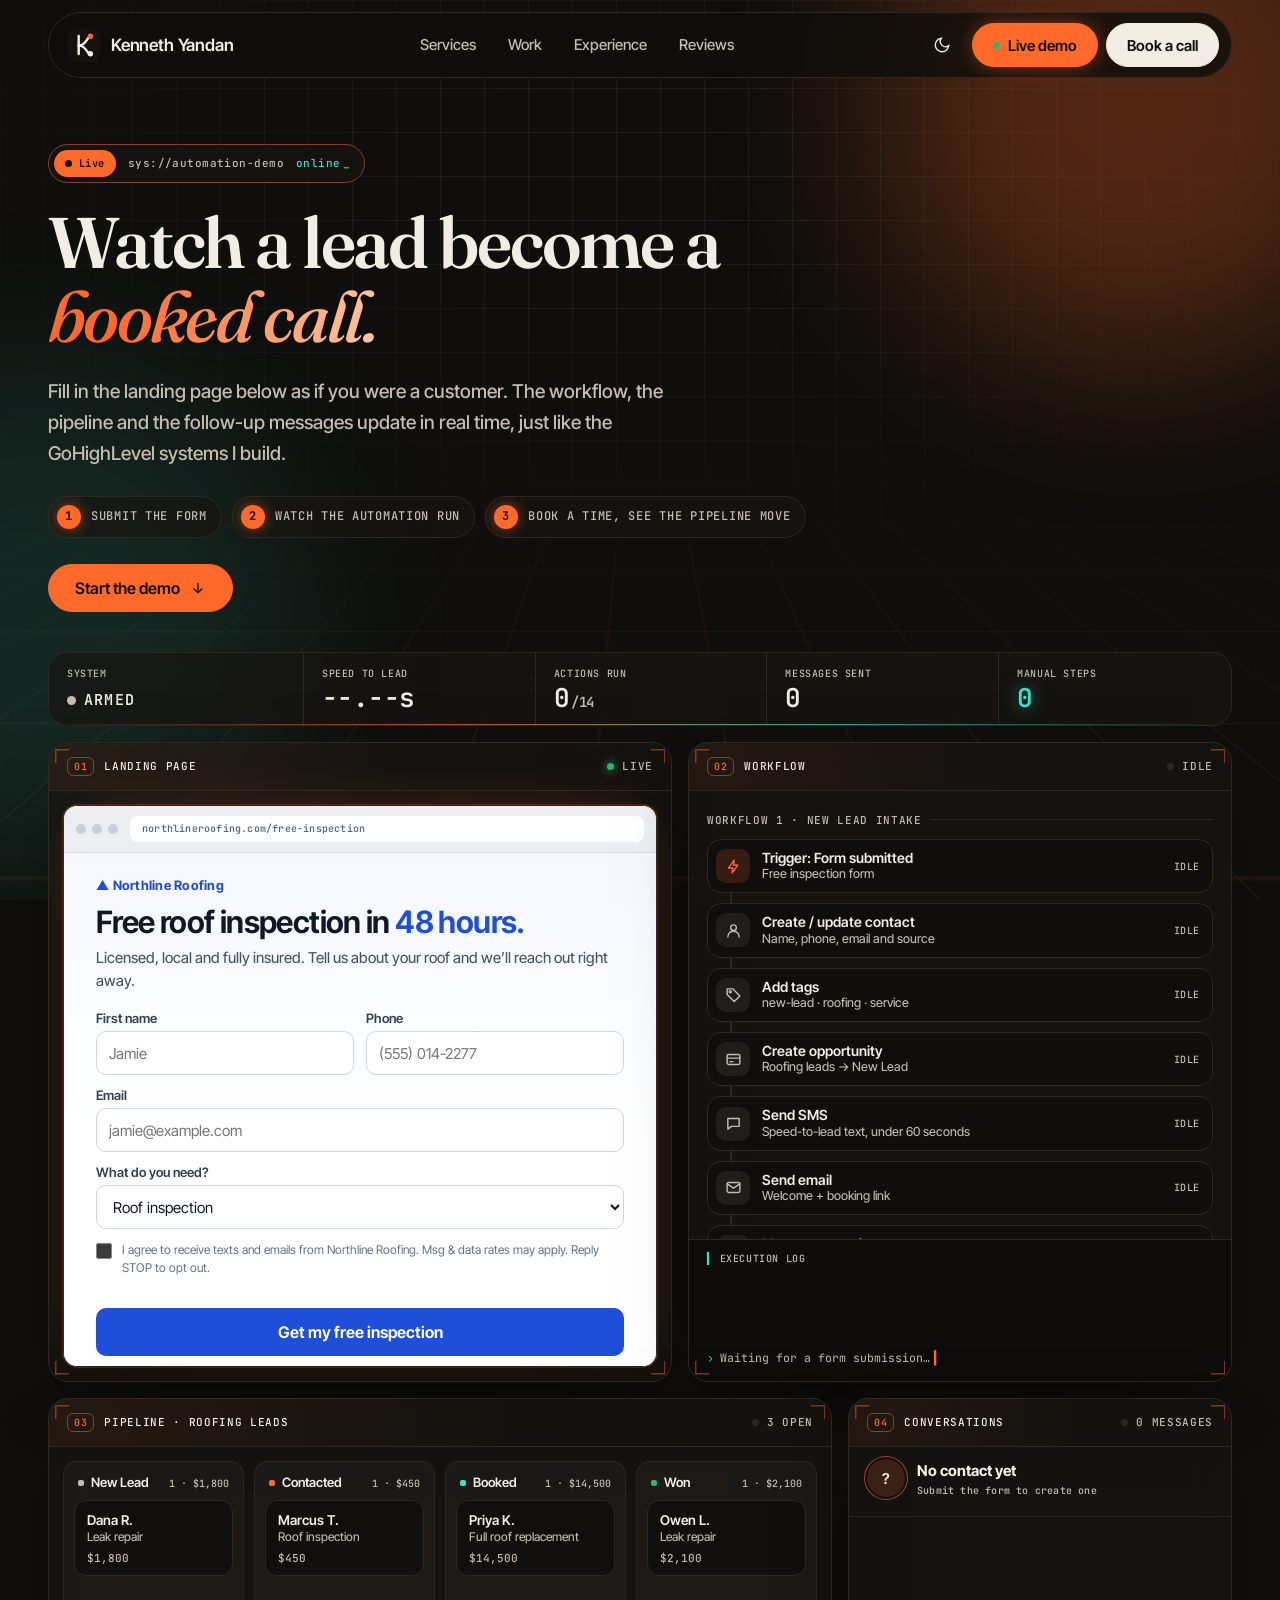
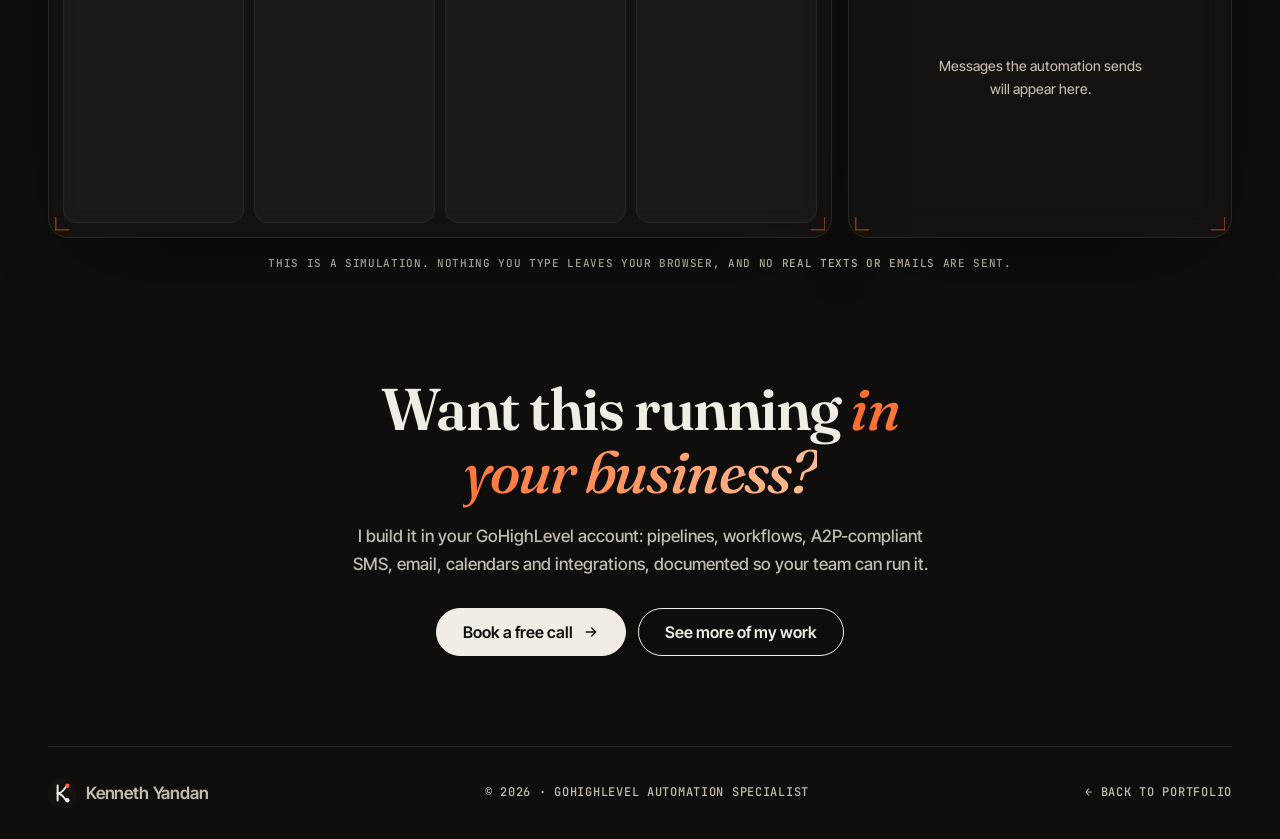
<file: demo/index.html>
<!DOCTYPE html>
<html lang="en">
<head>
<meta charset="utf-8">
<meta name="viewport" content="width=device-width, initial-scale=1">
<title>Live Automation Demo | Kenneth Yandan</title>
<meta name="description" content="Try a live GoHighLevel-style automation: submit a landing page form and watch the workflow run, the pipeline move and the follow-up SMS and email go out in real time.">
<meta name="author" content="Kenneth Yandan">
<link rel="canonical" href="https://kennethyandan.com/demo/">
<meta name="theme-color" content="#0F0E0C">
<meta property="og:type" content="website">
<meta property="og:site_name" content="Kenneth Yandan">
<meta property="og:url" content="https://kennethyandan.com/demo/">
<meta property="og:title" content="Live Automation Demo | Kenneth Yandan">
<meta property="og:description" content="Fill a landing page and watch the workflow, pipeline and follow-up run in real time.">
<meta property="og:image" content="https://kennethyandan.com/assets/og-image.png">
<meta name="twitter:card" content="summary_large_image">
<link rel="icon" href="/assets/logo.svg" type="image/svg+xml">
<link rel="apple-touch-icon" href="/assets/apple-touch-icon.png">
<link rel="manifest" href="/site.webmanifest">
<link rel="preconnect" href="https://fonts.googleapis.com">
<link rel="preconnect" href="https://fonts.gstatic.com" crossorigin>
<link rel="preload" as="style" href="https://fonts.googleapis.com/css2?family=Fraunces:ital,opsz,wght@0,9..144,500..700;1,9..144,500..700&family=Inter+Tight:wght@400..700&family=JetBrains+Mono:wght@400;500&display=swap">
<link rel="stylesheet" href="https://fonts.googleapis.com/css2?family=Fraunces:ital,opsz,wght@0,9..144,500..700;1,9..144,500..700&family=Inter+Tight:wght@400..700&family=JetBrains+Mono:wght@400;500&display=swap" media="print" onload="this.media='all'">
<noscript><link rel="stylesheet" href="https://fonts.googleapis.com/css2?family=Fraunces:ital,opsz,wght@0,9..144,500..700;1,9..144,500..700&family=Inter+Tight:wght@400..700&family=JetBrains+Mono:wght@400;500&display=swap"></noscript>
<link rel="stylesheet" href="/styles.css?v=p2">
<link rel="stylesheet" href="/demo/demo.css?v=m3">
<script>try{var t=localStorage.getItem('ky-theme');document.documentElement.dataset.theme=t==='light'?'light':'dark'}catch(e){}</script>
</head>
<body class="demo-page">
<div class="fx-bg" aria-hidden="true"><div class="fx-floor"></div><i class="orb o1"></i><i class="orb o2"></i></div>
<a class="skip" href="#main">Skip to content</a>

<header class="nav" id="top">
  <a class="brand" href="/" aria-label="Kenneth Yandan, home">
    <img src="/assets/logo.svg" alt="" width="34" height="34">
    <span>Kenneth Yandan</span>
  </a>
  <nav aria-label="Primary" class="links" id="menu">
    <a href="/#services">Services</a>
    <a href="/#work">Work</a>
    <a href="/#experience">Experience</a>
    <a href="/#proof">Reviews</a>
    <a href="/demo/" class="m-only nav-demo act" aria-current="page"><i aria-hidden="true"></i>Live demo</a>
  </nav>
  <div class="nav-end">
    <button class="icon-btn" id="theme" type="button" aria-label="Toggle dark mode">
      <svg viewBox="0 0 24 24" width="18" height="18" fill="none" stroke="currentColor" stroke-width="1.8" stroke-linecap="round" aria-hidden="true"><path d="M21 12.8A9 9 0 1 1 11.2 3a7 7 0 0 0 9.8 9.8z"/></svg>
    </button>
    <a class="btn btn-sm btn-demo on" href="/demo/" aria-current="page"><i aria-hidden="true"></i>Live demo</a>
    <a class="btn btn-sm" href="https://calendly.com/kennethyandan/contact" target="_blank" rel="noopener noreferrer">Book a call</a>
    <button class="icon-btn burger" id="burger" type="button" aria-label="Open menu" aria-expanded="false" aria-controls="menu">
      <svg viewBox="0 0 24 24" width="20" height="20" fill="none" stroke="currentColor" stroke-width="1.8" stroke-linecap="round" aria-hidden="true"><path d="M4 8h16M4 16h16"/></svg>
    </button>
  </div>
</header>

<main id="main">
<section class="d-hero wrap" aria-labelledby="d-h">
  <p class="hud-tag mono"><span class="lv"><i aria-hidden="true"></i>Live</span> sys://automation-demo <b>online</b></p>
  <h1 id="d-h" class="d-title">Watch a lead become a <em>booked call.</em></h1>
  <p class="lead">Fill in the landing page below as if you were a customer. The workflow, the pipeline and the follow-up messages update in real time, just like the GoHighLevel systems I build.</p>
  <ol class="d-how mono" aria-label="How to use the demo">
    <li><b>1</b> Submit the form</li>
    <li><b>2</b> Watch the automation run</li>
    <li><b>3</b> Book a time, see the pipeline move</li>
  </ol>
  <a class="btn start" href="#lab" id="start">Start the demo
    <svg viewBox="0 0 24 24" width="16" height="16" fill="none" stroke="currentColor" stroke-width="2" stroke-linecap="round" stroke-linejoin="round" aria-hidden="true"><path d="M12 5v14M6 13l6 6 6-6"/></svg>
  </a>
</section>

<section class="wrap lab" id="lab" aria-label="Automation demo">
  <div class="hud" role="status" aria-label="Live metrics">
    <div class="hud-sys"><span class="mono">System</span><b id="m-sys" class="mono">Armed</b></div>
    <div><span class="mono">Speed to lead</span><b id="m-speed">--.--s</b></div>
    <div><span class="mono">Actions run</span><b><span id="m-act">0</span><small>/14</small></b></div>
    <div><span class="mono">Messages sent</span><b id="m-msg">0</b></div>
    <div><span class="mono">Manual steps</span><b class="zero">0</b></div>
  </div>
  <div class="tabs" role="tablist" aria-label="Demo panels">
    <button role="tab" type="button" class="tab on" data-p="page" aria-selected="true" aria-controls="p-page" id="t-page">Page<i></i></button>
    <button role="tab" type="button" class="tab" data-p="flow" aria-selected="false" aria-controls="p-flow" id="t-flow">Workflow<i></i></button>
    <button role="tab" type="button" class="tab" data-p="pipe" aria-selected="false" aria-controls="p-pipe" id="t-pipe">Pipeline<i></i></button>
    <button role="tab" type="button" class="tab" data-p="inbox" aria-selected="false" aria-controls="p-inbox" id="t-inbox">Inbox<i></i></button>
    <span class="tabs-bar" aria-hidden="true"><b id="tk-bar"></b></span>
  </div>

  <div class="grid">
    <!-- LANDING PAGE -->
    <article class="pane pane-page on" id="p-page" role="tabpanel" aria-labelledby="t-page">
      <header class="ph"><span class="mono"><em class="pid">01</em>Landing page</span><span class="st mono" id="s-page">Live</span></header>
      <div class="browser">
        <div class="bar"><span class="dots" aria-hidden="true"><i></i><i></i><i></i></span><span class="url mono" id="url">northlineroofing.com/free-inspection</span></div>
        <div class="site" id="site">
          <!-- step: form -->
          <div class="scr on" data-s="form">
            <p class="lp-brand">▲ Northline Roofing</p>
            <h2 class="lp-h">Free roof inspection in <u>48 hours.</u></h2>
            <p class="lp-sub">Licensed, local and fully insured. Tell us about your roof and we’ll reach out right away.</p>
            <form class="lp-form" id="lp" novalidate>
              <div class="two">
                <label>First name<input name="fname" autocomplete="off" required maxlength="30" placeholder="Jamie"></label>
                <label>Phone<input name="phone" type="tel" autocomplete="off" required maxlength="20" placeholder="(555) 014-2277"></label>
              </div>
              <label>Email<input name="email" type="email" autocomplete="off" required maxlength="60" placeholder="jamie@example.com"></label>
              <label>What do you need?
                <select name="svc">
                  <option value="Roof inspection" data-v="450">Roof inspection</option>
                  <option value="Leak repair" data-v="1800">Leak repair</option>
                  <option value="Full roof replacement" data-v="14500">Full roof replacement</option>
                </select>
              </label>
              <label class="chk"><input type="checkbox" name="ok" required> <span>I agree to receive texts and emails from Northline Roofing. Msg &amp; data rates may apply. Reply STOP to opt out.</span></label>
              <p class="lp-err" id="lp-err" role="alert"></p>
              <button class="lp-btn" type="submit">Get my free inspection</button>
              <button class="lp-fill" type="button" id="fill">Fill with sample details</button>
            </form>
          </div>
          <!-- step: automation still running -->
          <div class="scr" data-s="prep">
            <p class="lp-brand">▲ Northline Roofing</p>
            <h2 class="lp-h">Thanks, <span data-name>Jamie</span>! One moment…</h2>
            <p class="lp-sub">We’re getting everything ready. Your booking calendar opens as soon as this finishes.</p>
            <ul class="prep" aria-live="polite">
              <li data-k="contact">Saving your details</li>
              <li data-k="opp">Opening your request</li>
              <li data-k="sms">Texting you a confirmation</li>
              <li data-k="email">Emailing next steps</li>
              <li data-k="contacted">Preparing the booking calendar</li>
            </ul>
          </div>
          <!-- step: thank you + calendar -->
          <div class="scr" data-s="book">
            <p class="lp-brand">▲ Northline Roofing</p>
            <h2 class="lp-h">Thanks, <span data-name>Jamie</span>! Pick a time.</h2>
            <p class="lp-sub">Choose a slot for your <span data-svc>roof inspection</span>. Our automation already texted and emailed you.</p>
            <div class="slots" id="slots"></div>
            <button class="lp-btn" type="button" id="confirm" disabled>Confirm booking</button>
          </div>
          <!-- step: confirmed -->
          <div class="scr" data-s="done">
            <div class="ok-badge" aria-hidden="true"><svg viewBox="0 0 24 24" width="30" height="30" fill="none" stroke="currentColor" stroke-width="2.4" stroke-linecap="round" stroke-linejoin="round"><path d="m5 12.5 4.5 4.5L19 7.5"/></svg></div>
            <h2 class="lp-h">You’re booked, <span data-name>Jamie</span>.</h2>
            <p class="lp-sub" id="done-when"></p>
            <p class="lp-note">That’s the whole system: capture, follow-up and booking, without anyone touching a keyboard.</p>
            <button class="lp-fill" type="button" id="again">Run the demo again</button>
          </div>
        </div>
      </div>
    </article>

    <!-- WORKFLOW -->
    <article class="pane pane-flow" id="p-flow" role="tabpanel" aria-labelledby="t-flow">
      <header class="ph"><span class="mono"><em class="pid">02</em>Workflow</span><span class="st mono" id="s-flow">Idle</span></header>
      <div class="wf" id="wf" data-lenis-prevent></div>
      <div class="log" aria-live="polite">
        <p class="mono log-h">Execution log</p>
        <ol id="log"><li class="mono muted">Waiting for a form submission…</li></ol>
      </div>
    </article>

    <!-- PIPELINE -->
    <article class="pane pane-pipe" id="p-pipe" role="tabpanel" aria-labelledby="t-pipe">
      <header class="ph"><span class="mono"><em class="pid">03</em>Pipeline · Roofing leads</span><span class="st mono" id="s-pipe">4 open</span></header>
      <div class="board" id="board" data-lenis-prevent></div>
    </article>

    <!-- INBOX -->
    <article class="pane pane-inbox" id="p-inbox" role="tabpanel" aria-labelledby="t-inbox">
      <header class="ph"><span class="mono"><em class="pid">04</em>Conversations</span><span class="st mono" id="s-inbox">0 messages</span></header>
      <div class="who-bar" id="who"><span class="av">?</span><div><b>No contact yet</b><small class="mono">Submit the form to create one</small></div></div>
      <div class="tagrow" id="tags"></div>
      <div class="thread" id="thread" data-lenis-prevent aria-live="polite"></div>
    </article>
  </div>

  <p class="fine mono">This is a simulation. Nothing you type leaves your browser, and no real texts or emails are sent.</p>
</section>

<section class="wrap d-cta">
  <h2>Want this running <em>in your business?</em></h2>
  <p>I build it in your GoHighLevel account: pipelines, workflows, A2P-compliant SMS, email, calendars and integrations, documented so your team can run it.</p>
  <div class="cta-row">
    <a class="btn" href="https://calendly.com/kennethyandan/contact" target="_blank" rel="noopener noreferrer">Book a free call
      <svg viewBox="0 0 24 24" width="16" height="16" fill="none" stroke="currentColor" stroke-width="2" stroke-linecap="round" stroke-linejoin="round" aria-hidden="true"><path d="M5 12h14M13 6l6 6-6 6"/></svg>
    </a>
    <a class="btn btn-ghost" href="/#work">See more of my work</a>
  </div>
</section>
</main>

<footer class="foot wrap">
  <a class="brand" href="/"><img src="/assets/logo.svg" alt="" width="28" height="28"><span>Kenneth Yandan</span></a>
  <span class="mono">© <span id="yr">2026</span> · GoHighLevel Automation Specialist</span>
  <a class="mono" href="/">← Back to portfolio</a>
</footer>

<script src="/demo/demo.js?v=m3" defer></script>
</body>
</html>
</file>
<file: styles.css>
:root{
  --bg:#0F0E0C; --surface:#181613; --ink:#F1EDE4; --muted:#C4BCB0; --line:#2C2925;
  --accent:#FF7A45; --accent-2:#FF6A2B; --on-ink:#0F0E0C;
  --serif:'Fraunces',Georgia,serif; --sans:'Inter Tight',system-ui,sans-serif; --mono:'JetBrains Mono',ui-monospace,monospace;
  --ease:cubic-bezier(.2,.7,.2,1); --r:20px; --gut:clamp(16px,4vw,48px);
  color-scheme:dark;
}
:root[data-theme="light"]{
  --bg:#F4F1EA; --surface:#FBF9F4; --ink:#14110F; --muted:#463F37; --line:#D9D3C7;
  --accent:#C7431A; --accent-2:#FF6A2B; --on-ink:#F4F1EA; color-scheme:light;
}
*{box-sizing:border-box;margin:0;padding:0}
html{scroll-behavior:smooth;scroll-padding-top:84px}
body{background:var(--bg);color:var(--ink);font:450 17px/1.65 var(--sans);-webkit-font-smoothing:antialiased;overflow-x:hidden;transition:background .4s var(--ease),color .4s var(--ease)}
img{max-width:100%;display:block}
a{color:inherit}
em{font-family:var(--serif);font-style:italic;font-weight:500;color:var(--accent)}
.mono{font:500 12px/1.4 var(--mono);letter-spacing:.06em;text-transform:uppercase}
.wrap{width:min(1240px,100% - 2*var(--gut));margin-inline:auto}
.sr,.skip:not(:focus){position:absolute;width:1px;height:1px;overflow:hidden;clip:rect(0 0 0 0);white-space:nowrap}
.skip:focus{position:fixed;top:12px;left:12px;z-index:200;background:var(--ink);color:var(--bg);padding:10px 16px;border-radius:8px}
:focus-visible{outline:3px solid var(--accent);outline-offset:3px;border-radius:6px}
.progress{position:fixed;inset:0 0 auto 0;height:2px;z-index:120}
.progress i{display:block;height:100%;width:100%;background:var(--accent);transform:scaleX(0);transform-origin:left}

/* nav */
.nav{position:fixed;inset:12px var(--gut) auto;z-index:100;display:flex;align-items:center;justify-content:space-between;gap:16px;padding:10px 12px 10px 18px;border:1px solid var(--line);border-radius:999px;background:color-mix(in srgb,var(--bg) 80%,transparent);backdrop-filter:blur(14px);-webkit-backdrop-filter:blur(14px);max-width:1240px;margin-inline:auto}
.brand{display:inline-flex;align-items:center;gap:10px;text-decoration:none;font-weight:600;letter-spacing:-.01em}
.brand img{border-radius:10px}
.links{display:flex;gap:4px}
.links a{text-decoration:none;font-weight:500;font-size:15px;color:var(--muted);padding:8px 14px;border-radius:999px;transition:color .2s,background .2s}
.links a:hover,.links a.act{color:var(--ink);background:color-mix(in srgb,var(--ink) 7%,transparent)}
.nav-end{display:flex;align-items:center;gap:8px}
.icon-btn{width:44px;height:44px;display:grid;place-items:center;border:0;background:transparent;color:var(--ink);border-radius:50%;cursor:pointer;transition:background .2s}
.icon-btn:hover{background:color-mix(in srgb,var(--ink) 8%,transparent)}
.burger{display:none}
.btn{display:inline-flex;align-items:center;gap:10px;min-height:48px;padding:0 26px;border-radius:999px;border:1px solid var(--ink);background:var(--ink);color:var(--on-ink);font:600 16px var(--sans);text-decoration:none;cursor:pointer;transition:transform .3s var(--ease),background .25s,color .25s}
.btn:hover{background:var(--accent);border-color:var(--accent);color:#fff}
.btn-ghost{background:transparent;color:var(--ink)}
.btn-ghost:hover{background:var(--ink);border-color:var(--ink);color:var(--on-ink)}
.btn-sm{min-height:44px;padding:0 20px;font-size:15px}

/* hero */
.hero{position:relative;padding:150px 0 40px;overflow:hidden}
.glow{position:absolute;inset:0;pointer-events:none;background:radial-gradient(520px circle at var(--mx,70%) var(--my,30%),color-mix(in srgb,var(--accent-2) 22%,transparent),transparent 70%)}
.hero-grid{position:relative;display:grid;grid-template-columns:1.25fr .75fr;gap:clamp(24px,5vw,80px);align-items:center}
.eyebrow{display:flex;align-items:center;gap:10px;font:500 13px var(--mono);letter-spacing:.08em;text-transform:uppercase;color:var(--muted);margin-bottom:20px}
.dot{width:8px;height:8px;border-radius:50%;background:#2BB673;box-shadow:0 0 0 0 #2BB67388;animation:ping 2s infinite}
@keyframes ping{70%{box-shadow:0 0 0 10px #2BB67300}100%{box-shadow:0 0 0 0 #2BB67300}}
h1{font:600 clamp(46px,7vw,108px)/1.02 var(--serif);letter-spacing:-.035em}
h1 .line{display:block;overflow:hidden;padding-bottom:.08em}
h1 .line>span{display:block;transform:translateY(105%);animation:up 1s var(--ease) forwards}
h1 .line:nth-child(2)>span{animation-delay:.12s} h1 .line:nth-child(3)>span{animation-delay:.24s}
@keyframes up{to{transform:none}}
.lead{max-width:560px;margin:28px 0 36px;font-size:19px;font-weight:500;color:var(--muted)}
.lead strong{color:var(--ink);font-weight:600}
.cta-row{display:flex;flex-wrap:wrap;gap:12px}
.portrait{position:relative;justify-self:center;width:min(100%,420px)}
.frame{border-radius:999px 999px 28px 28px;overflow:hidden;aspect-ratio:4/5;background:#C9541F;border:1px solid var(--line);transform:rotate(1.5deg);transition:transform .6s var(--ease)}
.portrait:hover .frame{transform:rotate(0)}
.frame img{width:100%;height:100%;object-fit:cover}
.portrait figcaption{margin-top:16px;color:var(--muted);font-size:11px}
.chip{position:absolute;display:flex;align-items:center;gap:8px;padding:9px 14px;border-radius:999px;background:var(--surface);border:1px solid var(--line);font:500 12px var(--mono);box-shadow:0 10px 30px -12px #0004;animation:float 6s ease-in-out infinite}
.chip i{width:7px;height:7px;border-radius:50%;background:#2BB673}
.c1{top:14%;left:-8%}.c2{top:52%;right:-6%;animation-delay:-2s}.c3{bottom:16%;left:-10%;animation-delay:-4s}
@keyframes float{50%{transform:translateY(-10px)}}
.stats{display:grid;grid-template-columns:repeat(4,1fr);gap:0;margin-top:72px;border-top:1px solid var(--line)}
.stats div{padding:28px 0 8px;border-right:1px solid var(--line);padding-left:24px}
.stats div:first-child{padding-left:0}.stats div:last-child{border:0}
.stats b{display:block;font:550 clamp(44px,5vw,72px)/1 var(--serif);letter-spacing:-.02em}
.stats span{color:var(--muted);font-size:14px;font-weight:500}

/* marquee */
.marquee{border-block:1px solid var(--line);overflow:hidden;padding:22px 0;margin-top:40px;position:relative}
.track{display:flex;gap:56px;width:max-content;animation:slide 40s linear infinite}
.track span{font:550 30px var(--serif);color:var(--muted);white-space:nowrap}
.track span::after{content:"✦";margin-left:56px;color:var(--accent);font-size:16px;vertical-align:middle}
.marquee:hover .track{animation-play-state:paused}
@keyframes slide{to{transform:translateX(-50%)}}

/* sections */
section.wrap,.dsec,.proof,.contact{padding-block:clamp(48px,5.6vw,88px)}
section.wrap{position:relative}
section.wrap:not(.about)::before{content:'';position:absolute;top:0;left:0;right:0;height:1px;background:var(--line);transform:scaleX(var(--ls,1));transform-origin:left}
.dsec+.work::before{display:none}
.about{border-top:0!important;padding-top:clamp(56px,6vw,96px)}

.proof{padding-inline:0}
h2{font:600 clamp(34px,4.6vw,66px)/1.08 var(--serif);letter-spacing:-.025em;max-width:18ch}
h2.big{max-width:22ch}
.about-grid{display:grid;grid-template-columns:1.1fr .9fr;gap:clamp(24px,6vw,96px);align-items:start}
.about-grid p{color:var(--muted);font-weight:500;margin-bottom:18px}
.links-inline a{color:var(--accent);font-weight:500;text-underline-offset:4px}

.rows{list-style:none;margin-top:40px;border-top:1px solid var(--line)}
.row{display:grid;grid-template-columns:60px 1.1fr 1.4fr 1fr;gap:24px;align-items:baseline;padding:26px 12px;border-bottom:1px solid var(--line);transition:background .3s,padding .4s var(--ease)}
.row:hover{background:var(--surface);padding-left:28px}
.row h3{font:550 30px/1.15 var(--serif);letter-spacing:-.01em}
.row p{color:var(--muted);font-size:16px;font-weight:500}
.row .n,.tags{color:var(--muted)}
.tags{font-size:11px;text-align:right}


/* work */
.work-head{display:flex;flex-wrap:wrap;justify-content:space-between;align-items:end;gap:24px}
.filters{display:flex;flex-wrap:wrap;gap:8px}
.f{min-height:44px;padding:0 18px;border-radius:999px;border:1px solid var(--line);background:transparent;color:var(--ink);font:500 14px var(--sans);cursor:pointer;transition:all .2s}
.f:hover{border-color:var(--ink)}.f.on{background:var(--ink);color:var(--on-ink);border-color:var(--ink)}
.list{list-style:none;margin-top:32px;border-top:1px solid var(--line)}
.item{display:grid;grid-template-columns:52px 1fr 180px 40px;align-items:center;gap:20px;padding:22px 8px;border-bottom:1px solid var(--line);text-decoration:none;color:inherit;transition:background .25s,padding .4s var(--ease),opacity .3s}
a.item{cursor:pointer}
.item:hover{background:var(--surface);padding-left:22px}
.item .t{font:550 clamp(22px,2.6vw,34px)/1.15 var(--serif)}
.item .k,.item .n{color:var(--muted)}
.item .ar{justify-self:end;opacity:.3;transition:opacity .2s,transform .3s var(--ease)}
a.item:hover .ar{opacity:1;transform:translate(3px,-3px);color:var(--accent)}
.item[hidden]{display:none}
.note{margin-top:24px;color:var(--muted);font-size:11px}
.peek{position:fixed;left:0;top:0;z-index:90;width:340px;border-radius:16px;overflow:hidden;background:var(--surface);border:1px solid var(--line);pointer-events:none;opacity:0;scale:.92;transition:opacity .2s,scale .3s var(--ease);box-shadow:0 30px 60px -20px #0009}
.peek.show{opacity:1;scale:1}
.peek .shot{aspect-ratio:16/10;background:linear-gradient(135deg,var(--line),var(--surface))}
.peek img{width:100%;height:100%;object-fit:cover;object-position:top;opacity:0;transition:opacity .25s}
.peek img.ok{opacity:1}
.peek .cap{display:flex;justify-content:space-between;align-items:center;gap:12px;padding:12px 14px}
.peek .cap b{font:600 14px/1.25 var(--sans)}
.peek .cap .mono{color:var(--accent);font-size:10px;white-space:nowrap}

/* exp */
.jobs{margin-top:40px;border-top:1px solid var(--line)}
.job{display:grid;grid-template-columns:220px 1fr;gap:32px;padding:32px 0;border-bottom:1px solid var(--line)}
.when{color:var(--accent)}
.job h3{font:550 34px/1.1 var(--serif)}
.org{color:var(--muted);margin:6px 0 16px;font-weight:500}
.job ul{color:var(--muted);padding-left:18px;max-width:720px}.job li{margin-bottom:6px}
.edu{margin-top:28px;color:var(--muted);font-size:12px}

/* proof */
.proof{background:var(--surface);border-block:1px solid var(--line)}
.cards{display:grid;grid-template-columns:repeat(2,1fr);gap:16px;margin-top:56px}
.card{border:1px solid var(--line);background:var(--bg);border-radius:var(--r);padding:28px;display:flex;flex-direction:column;gap:12px;transition:transform .4s var(--ease)}
.card:hover{transform:translateY(-6px)}
.stars{color:var(--accent);letter-spacing:3px}
blockquote{display:none}
.card p{color:var(--muted);font-size:15px;font-weight:500;flex:1}
.card .who{display:flex;align-items:center;gap:12px;margin-top:8px}
.av{width:40px;height:40px;border-radius:50%;display:grid;place-items:center;font:600 15px var(--sans);background:color-mix(in srgb,var(--accent) 18%,var(--bg));color:var(--ink)}
.badge{display:inline-flex;align-items:center;gap:8px;font:600 14px var(--sans)}
.badge::before{content:'';width:9px;height:9px;border-radius:50%;background:#2BB673}
.card q{quotes:none;font:500 16px/1.55 var(--sans);color:var(--ink)}
.card small{color:var(--muted);font:500 12px var(--mono)}
.socials{display:flex;flex-wrap:wrap;gap:10px;margin-top:8px}
.socials a{display:inline-flex;align-items:center;min-height:44px;padding:0 18px;border:1px solid var(--line);border-radius:999px;text-decoration:none;font-weight:600;font-size:15px;transition:all .2s}
.socials a:hover{background:var(--ink);color:var(--on-ink);border-color:var(--ink)}
.book{margin-top:32px}
figcaption{font-weight:600}

/* contact */
.huge{font-size:clamp(44px,6.4vw,96px);max-width:14ch}
.c-grid{display:grid;grid-template-columns:1.1fr .9fr;gap:clamp(32px,6vw,96px);align-items:start}
.c-links{list-style:none;margin-top:40px;display:grid;gap:18px}
.c-links li{display:grid;gap:2px}.c-links .mono{color:var(--muted)}
.c-links a{font-size:22px;text-underline-offset:5px}.c-links a:hover{color:var(--accent)}
.form{display:grid;gap:8px;padding:32px;border:1px solid var(--line);border-radius:28px;background:var(--surface)}
.form label{font-weight:500;font-size:15px;margin-top:8px}
.form input,.form textarea{width:100%;font:400 16px var(--sans);color:var(--ink);background:var(--bg);border:1px solid var(--line);border-radius:14px;padding:14px 16px;min-height:48px}
.form input:focus,.form textarea:focus{outline:3px solid color-mix(in srgb,var(--accent) 55%,transparent);border-color:var(--accent)}
.form .btn{margin-top:16px;justify-content:center}
.err{font-size:14px;min-height:20px}
.err{color:#FF8A7A}
:root[data-theme="light"] .err{color:#C0271B}
.hint{color:var(--muted);font-size:13px}
.foot{display:flex;flex-wrap:wrap;justify-content:space-between;align-items:center;gap:16px;padding-block:32px;border-top:1px solid var(--line);color:var(--muted)}
.foot a{text-decoration:none}
.foot .socials{margin:0}

/* reveal */
.reveal{opacity:0;transform:translateY(28px);transition:opacity .9s var(--ease),transform .9s var(--ease)}
.reveal.in{opacity:1;transform:none}

/* responsive */
@media (max-width:980px){
  .hero-grid,.about-grid,.c-grid{grid-template-columns:1fr}
  .portrait{order:-1;width:min(70%,320px);justify-self:start}
  .row{grid-template-columns:44px 1fr;gap:8px 16px}.row p,.row .tags{grid-column:2;text-align:left}
  .job{grid-template-columns:1fr;gap:12px}
  .hero{padding-top:120px}
}
@media (max-width:860px){
  .burger{display:grid}
  .links{position:fixed;inset:76px var(--gut) auto;flex-direction:column;padding:12px;background:var(--surface);border:1px solid var(--line);border-radius:24px;opacity:0;pointer-events:none;transform:translateY(-8px);transition:.25s var(--ease)}
  .links.open{opacity:1;pointer-events:auto;transform:none}
  .links a{font-size:18px;padding:14px 16px}
  .nav-end .btn-sm{display:none}
}
@media (max-width:640px){
  body{font-size:16px}
  .stats{grid-template-columns:repeat(2,1fr)}
  .stats div:nth-child(2){border-right:0}.stats div:nth-child(3){padding-left:0}
  .item{grid-template-columns:36px 1fr 28px}.item .k{display:none}
  .cards{grid-template-columns:1fr}
  .c1{left:-2%}.c3{left:-2%}.c2{right:-2%}
  .form{padding:22px}
}
@media (hover:none){.peek{display:none}}
@media (prefers-reduced-motion:reduce){
  *,*::before,*::after{animation-duration:.01ms!important;animation-iteration-count:1!important;transition-duration:.01ms!important;scroll-behavior:auto!important}
  .reveal{opacity:1;transform:none}h1 .line>span{transform:none}
  .track{animation:none}
}

/* ambient background + cursor */
.ambient{position:fixed;inset:0;z-index:-1;pointer-events:none;overflow:hidden}
.amb{position:absolute;width:var(--s);height:var(--s);color:var(--ink);opacity:.13;will-change:transform}
.amb svg{width:100%;height:100%;animation:drift var(--dur) ease-in-out var(--dl) infinite alternate}
@keyframes drift{from{transform:translateY(-14px) rotate(calc(var(--rot)*-1))}to{transform:translateY(14px) rotate(var(--rot))}}

.has-cursor,.has-cursor a,.has-cursor button,.has-cursor label{cursor:none}
.has-cursor input,.has-cursor textarea{cursor:text}
.ring,.cdot{position:fixed;left:0;top:0;pointer-events:none;z-index:300;will-change:transform}
.ring{width:38px;height:38px;border:1.5px solid var(--accent-2);border-radius:50%;transition:width .25s var(--ease),height .25s var(--ease),background .25s}
.ring.big{width:64px;height:64px;background:color-mix(in srgb,var(--accent-2) 18%,transparent)}
.cdot{width:6px;height:6px;border-radius:50%;background:var(--accent-2)}
.portrait .frame{transform:perspective(900px) rotate(1.5deg) rotateX(var(--tx,0deg)) rotateY(var(--ty,0deg));transition:transform .25s var(--ease)}
.portrait:hover .frame{transform:perspective(900px) rotateX(var(--tx,0deg)) rotateY(var(--ty,0deg))}

/* see more */
.more{display:inline-flex;align-items:center;gap:10px;margin-top:28px;min-height:48px;padding:0 24px;border-radius:999px;border:1px solid var(--ink);background:transparent;color:var(--ink);font:600 15px var(--sans);cursor:pointer;transition:background .25s,color .25s}
.more:hover{background:var(--ink);color:var(--on-ink)}
.more svg{transition:transform .3s var(--ease)}.more.open svg{transform:rotate(180deg)}
.more[hidden]{display:none}
.list li:not([hidden]){animation:in .5s var(--ease) both}
@keyframes in{from{opacity:0;transform:translateY(10px)}}
/* calmer ambient icons */
.amb{opacity:.08!important}
:root[data-theme="light"] .amb{opacity:.055!important}
@keyframes drift{from{transform:translateY(-7px) rotate(calc(var(--rot)*-.5))}to{transform:translateY(7px) rotate(calc(var(--rot)*.5))}}
@media (max-width:1100px){.ambient{display:none}}
/* new cursor: dot that morphs into a labelled pill */
.ring,.cdot{display:none}
.cur{position:fixed;left:0;top:0;z-index:300;pointer-events:none;will-change:transform}
.cur span{position:absolute;left:0;top:0;translate:-50% -50%;display:grid;place-items:center;width:10px;height:10px;border-radius:999px;background:var(--accent-2);color:#14110F;font:700 12px var(--sans);letter-spacing:.02em;overflow:hidden;transition:width .3s var(--ease),height .3s var(--ease),opacity .2s,scale .2s}
.cur.link span{width:34px;height:34px;opacity:.35}
.cur.pill span{width:64px;height:64px;opacity:1}
.cur.text span{width:2px;height:22px;border-radius:2px}
.cur.down span{scale:.8}
@media (prefers-reduced-motion:reduce){.cur{display:none}}

/* mobile: centered hero, better touch + sizing */
html{-webkit-text-size-adjust:100%}
a,button{-webkit-tap-highlight-color:transparent;touch-action:manipulation}
@media (max-width:980px){
  .hero{padding:104px 0 32px}
  .hero-copy{text-align:center}
  .hero-copy .eyebrow{display:block;text-align:center}
  .hero-copy .dot{display:inline-block;margin-right:8px;vertical-align:middle}
  .hero-copy .lead{margin-inline:auto}
  .cta-row{justify-content:center}
  .portrait{justify-self:center;margin-inline:auto;width:min(74%,300px)}
  .portrait figcaption{text-align:center}
  .stats{margin-top:48px;text-align:center}
  .stats div{padding-left:0}
}
@media (max-width:640px){
  :root{--gut:20px}
  .nav{inset:10px 12px auto;padding:6px 8px 6px 14px}
  h1{font-size:clamp(38px,11.4vw,52px);line-height:1.04}
  .lead{font-size:17px;margin:20px auto 28px}
  .cta-row .btn{width:100%;justify-content:center}
  .eyebrow{font-size:11px;letter-spacing:.06em}
  h2{font-size:clamp(30px,9vw,40px);max-width:none}
  .huge{font-size:clamp(38px,11vw,52px)}
  .chip{font-size:10px;padding:7px 11px}
  .c1{top:8%;left:-6%}.c2{top:46%;right:-8%}.c3{bottom:12%;left:-8%}
  .stats b{font-size:44px}
  .row{padding:22px 4px}.row h3{font-size:24px}
  .item{padding:18px 4px;gap:12px;grid-template-columns:30px 1fr 24px}.item .t{font-size:20px}
  .job h3{font-size:26px}
  .filters{gap:6px}.f{padding:0 14px}
  .card{padding:22px}.form{border-radius:22px}
  .foot{flex-direction:column;text-align:center;gap:14px}.foot .socials{justify-content:center}
  .c-links a{font-size:19px;overflow-wrap:anywhere}
  .more{width:100%;justify-content:center}
  .marquee .track span{font-size:24px}
}


/* ---- Lenis smooth scroll ---- */
html.lenis,html.lenis body{height:auto}
.lenis.lenis-smooth{scroll-behavior:auto!important}
.lenis.lenis-smooth [data-lenis-prevent]{overscroll-behavior:contain}
.lenis.lenis-stopped{overflow:hidden}
/* ---- split-word reveals ---- */
.w{display:inline-block;overflow:hidden;vertical-align:top;padding:0 .07em .14em;margin:0 -.07em -.14em}
.w>span{display:inline-block;will-change:transform}
.sw{display:inline}
/* ---- booking pop-up ---- */
.cal{position:fixed;inset:0;z-index:250;display:grid;place-items:center;padding:24px}
.cal[hidden]{display:none}
.cal-bg{position:absolute;inset:0;background:color-mix(in srgb,#000 66%,transparent);-webkit-backdrop-filter:blur(12px);backdrop-filter:blur(12px);opacity:0;transition:opacity .4s var(--ease)}
.cal-panel{position:relative;display:flex;flex-direction:column;width:min(980px,100%);max-height:calc(100dvh - 48px);background:var(--surface);border:1px solid var(--line);border-radius:28px;box-shadow:0 50px 140px -30px #000d,0 0 0 1px color-mix(in srgb,var(--accent-2) 10%,transparent);overflow:hidden;opacity:0;transform:translateY(28px) scale(.96);transition:opacity .4s var(--ease),transform .6s var(--ease)}
.cal-panel::before{content:'';position:absolute;inset:-40% -20% auto auto;width:60%;height:70%;background:radial-gradient(closest-side,color-mix(in srgb,var(--accent-2) 26%,transparent),transparent);pointer-events:none}
.cal.open .cal-bg{opacity:1}.cal.open .cal-panel{opacity:1;transform:none}
.cal-head{position:relative;display:flex;align-items:center;justify-content:space-between;gap:16px;padding:16px 18px 16px 22px;border-bottom:1px solid var(--line)}
.cal-id{display:flex;align-items:center;gap:14px}.cal-id img{border-radius:12px}
.cal-title{font:600 22px/1.1 var(--serif);letter-spacing:-.01em}
.cal-sub{color:var(--muted);font-size:14px;font-weight:500}
.cal-x{width:44px;height:44px;flex:none;display:grid;place-items:center;border-radius:50%;border:1px solid var(--line);background:transparent;color:var(--ink);cursor:pointer;transition:background .2s,transform .4s var(--ease),border-color .2s}
.cal-x:hover{background:var(--ink);color:var(--on-ink);border-color:var(--ink);transform:rotate(90deg)}
.cal-body{position:relative;flex:0 1 auto;height:var(--cal-h,640px);min-height:0;transition:height .35s var(--ease)}
.cal-frame{position:absolute;inset:0}
.cal-frame iframe,.cal-frame .calendly-inline-widget{position:absolute;inset:0;width:100%!important;height:100%!important;min-width:0!important;border:0}
.cal-skel{position:absolute;inset:0;display:grid;place-content:center;justify-items:center;gap:16px;background:var(--surface);color:var(--muted);transition:opacity .5s,visibility .5s;pointer-events:none}
.cal-body:not(.loading) .cal-skel{opacity:0;visibility:hidden}
.spin{width:40px;height:40px;border-radius:50%;border:3px solid var(--line);border-top-color:var(--accent-2);animation:spin .9s linear infinite}
@keyframes spin{to{transform:rotate(360deg)}}
.cal-foot{padding:12px 20px calc(12px + env(safe-area-inset-bottom));border-top:1px solid var(--line);text-align:center}
.cal-foot a{color:var(--muted);text-decoration:none;font-size:11px}.cal-foot a:hover{color:var(--accent)}
html.modal-open,html.modal-open *{cursor:auto!important}
html.modal-open .cal-x,html.modal-open .cal-foot a{cursor:pointer!important}
html.modal-open .cur{display:none}
html.modal-open{overflow:hidden}
@media (max-width:640px){
  .cal{padding:0;place-items:end center}
  .cal-panel{width:100%;max-height:92dvh;border-radius:26px 26px 0 0;transform:translateY(100%)}
  .cal-head{padding:14px 14px 14px 18px}
  .cal-title{font-size:19px}.cal-sub{font-size:13px}
}
@media (prefers-reduced-motion:reduce){.cal-panel,.cal-bg{transition:none}.spin{animation-duration:2s!important}}

/* ---- live demo highlights ---- */
.links a.nav-demo{position:relative;display:inline-flex;align-items:center;gap:8px;color:var(--ink);background:color-mix(in srgb,var(--accent-2) 12%,transparent);box-shadow:inset 0 0 0 1px color-mix(in srgb,var(--accent-2) 55%,transparent),0 0 22px -6px color-mix(in srgb,var(--accent-2) 70%,transparent)}
.links a.nav-demo:hover,.links a.nav-demo.act{background:color-mix(in srgb,var(--accent-2) 22%,transparent);color:var(--ink)}
.nav-demo i,.lv i{width:7px;height:7px;border-radius:50%;background:#2BB673;box-shadow:0 0 0 0 #2BB67388;animation:ping 1.6s infinite;flex:none}
.demo-pill{display:inline-flex;align-items:center;gap:12px;margin-top:22px;padding:7px 16px 7px 7px;border-radius:999px;text-decoration:none;font-weight:600;font-size:15px;color:var(--ink);background:color-mix(in srgb,var(--accent-2) 9%,var(--surface));border:1px solid color-mix(in srgb,var(--accent-2) 45%,var(--line));box-shadow:0 10px 40px -16px color-mix(in srgb,var(--accent-2) 80%,transparent);transition:transform .3s var(--ease),border-color .3s,box-shadow .3s}
.demo-pill:hover{transform:translateY(-2px);border-color:var(--accent-2);box-shadow:0 16px 50px -14px color-mix(in srgb,var(--accent-2) 95%,transparent)}
.demo-pill svg{color:var(--accent-2);transition:transform .3s var(--ease)}.demo-pill:hover svg{transform:translateX(4px)}
.lv{display:inline-flex;align-items:center;gap:7px;padding:6px 11px;border-radius:999px;background:var(--accent-2);color:#14110F;font-weight:700;font-size:10.5px}
.lv i{background:#14110F;animation:blinkdot 1.2s infinite}
@keyframes blinkdot{50%{opacity:.25}}

/* ---- nav: live demo button beside "Book a call" ---- */
.btn-demo{gap:8px;background:color-mix(in srgb,var(--accent-2) 12%,transparent);border-color:color-mix(in srgb,var(--accent-2) 70%,transparent);color:var(--ink);box-shadow:0 0 22px -6px color-mix(in srgb,var(--accent-2) 80%,transparent)}
.btn-demo:hover,.btn-demo.on{background:var(--accent-2);border-color:var(--accent-2);color:#14110F}
.btn-demo i{width:7px;height:7px;border-radius:50%;background:#2BB673;box-shadow:0 0 0 0 #2BB67388;animation:ping 1.6s infinite;flex:none}
.m-only{display:none!important}
@media (max-width:860px){.links a.m-only{display:inline-flex!important}}

/* ---- homepage: live demo preview section (always dark, HUD look) ---- */
.dsec{--d-bg:#0B0A09;--d-ink:#F1EDE4;--d-muted:#A9A195;--d-line:#2A2622;--d-cyan:#3FE0C5;--d-ok:#2BB673;position:relative;overflow:hidden;background:var(--d-bg);color:var(--d-ink);border-block:1px solid var(--d-line)}
.dsec-bg{position:absolute;inset:0;pointer-events:none;background:radial-gradient(600px circle at 85% 20%,color-mix(in srgb,var(--accent-2) 28%,transparent),transparent 70%),radial-gradient(500px circle at 5% 100%,color-mix(in srgb,var(--d-cyan) 12%,transparent),transparent 70%)}
.dsec-bg::before{content:'';position:absolute;inset:0;background-image:linear-gradient(#ffffff0d 1px,transparent 1px),linear-gradient(90deg,#ffffff0d 1px,transparent 1px);background-size:40px 40px;-webkit-mask-image:radial-gradient(ellipse 70% 80% at 60% 40%,#000 30%,transparent 80%);mask-image:radial-gradient(ellipse 70% 80% at 60% 40%,#000 30%,transparent 80%)}
.dsec-grid{position:relative;display:grid;grid-template-columns:.9fr 1.1fr;gap:clamp(32px,5vw,72px);align-items:center}
.dsec .eyebrow{color:var(--d-muted)}
.dsec h2{max-width:14ch}
.dsec h2 em{color:var(--accent-2);text-shadow:0 0 28px color-mix(in srgb,var(--accent-2) 55%,transparent)}
.dsec-lead{margin:22px 0 24px;color:var(--d-muted);font-weight:500;max-width:520px}
.dsec-list{list-style:none;display:grid;gap:10px;margin-bottom:32px}
.dsec-list li{display:flex;align-items:center;gap:12px;font:500 15px var(--sans)}
.dsec-list i{width:18px;height:18px;flex:none;border-radius:6px;border:1px solid color-mix(in srgb,var(--d-cyan) 60%,transparent);background:color-mix(in srgb,var(--d-cyan) 12%,transparent);position:relative}
.dsec-list i::after{content:'';position:absolute;left:5px;top:2px;width:5px;height:9px;border:solid var(--d-cyan);border-width:0 2px 2px 0;transform:rotate(45deg)}
.dsec-cta{display:flex;flex-wrap:wrap;align-items:center;gap:14px 18px}
.dsec-cta>.mono{color:var(--d-muted);font-size:11px}
.dsec-btn{padding-left:8px;background:var(--accent-2);border-color:var(--accent-2);color:#14110F;box-shadow:0 14px 44px -12px color-mix(in srgb,var(--accent-2) 90%,transparent)}
.dsec-btn:hover{background:var(--d-ink);border-color:var(--d-ink);color:#14110F}
.dsec-btn .lv{background:#14110F;color:var(--accent-2)}
.dsec-btn .lv i{background:var(--accent-2)}

/* preview console */
.pv{position:relative;display:block;text-decoration:none;color:inherit;border-radius:22px;border:1px solid var(--d-line);background:color-mix(in srgb,#1A1714 80%,transparent);-webkit-backdrop-filter:blur(12px);backdrop-filter:blur(12px);box-shadow:0 0 0 1px color-mix(in srgb,var(--accent-2) 18%,transparent),0 40px 100px -40px #000,0 0 80px -30px color-mix(in srgb,var(--accent-2) 60%,transparent);overflow:hidden;transition:transform .5s var(--ease),box-shadow .5s}
.pv:hover{transform:translateY(-4px);box-shadow:0 0 0 1px color-mix(in srgb,var(--accent-2) 55%,transparent),0 40px 100px -40px #000,0 0 100px -24px color-mix(in srgb,var(--accent-2) 80%,transparent)}
.pv::before{content:'';position:absolute;inset:8px;pointer-events:none;z-index:2;background:linear-gradient(var(--accent-2),var(--accent-2)) top left/14px 1.5px,linear-gradient(var(--accent-2),var(--accent-2)) top left/1.5px 14px,linear-gradient(var(--accent-2),var(--accent-2)) top right/14px 1.5px,linear-gradient(var(--accent-2),var(--accent-2)) top right/1.5px 14px,linear-gradient(var(--accent-2),var(--accent-2)) bottom left/14px 1.5px,linear-gradient(var(--accent-2),var(--accent-2)) bottom left/1.5px 14px,linear-gradient(var(--accent-2),var(--accent-2)) bottom right/14px 1.5px,linear-gradient(var(--accent-2),var(--accent-2)) bottom right/1.5px 14px;background-repeat:no-repeat;opacity:.6}
.pv-bar{display:flex;align-items:center;gap:12px;padding:14px 18px;border-bottom:1px solid var(--d-line);background:linear-gradient(90deg,color-mix(in srgb,var(--accent-2) 10%,transparent),transparent 60%)}
.pv-bar>.mono{flex:1;color:var(--d-muted);font-size:10.5px}
.pv-dots{display:flex;gap:6px}.pv-dots i{width:9px;height:9px;border-radius:50%;background:#3A3530}
.pv-live{display:inline-flex;align-items:center;gap:7px;font-size:10.5px;color:var(--accent-2)}
.pv-live::before{content:'';width:7px;height:7px;border-radius:50%;background:currentColor;box-shadow:0 0 10px currentColor;animation:dblink .9s infinite}
.pv-live.ok{color:var(--d-ok)}.pv-live.ok::before{animation:none}
@keyframes dblink{50%{opacity:.25}}
.pv-body{display:grid;grid-template-columns:1.1fr 1fr;gap:16px;padding:18px}
.pv-steps{list-style:none;display:grid;gap:8px}
.pv-steps li{position:relative;display:grid;grid-template-columns:30px 1fr auto;align-items:center;gap:10px;padding:9px 12px 9px 9px;border:1px solid var(--d-line);border-radius:12px;background:#ffffff05;font:500 13.5px/1.25 var(--sans);color:var(--d-muted);transition:border-color .3s,color .3s,box-shadow .3s,background .3s}
.pv-steps li:not(:last-child)::after{content:'';position:absolute;left:23px;top:100%;width:2px;height:8px;background:var(--d-line)}
.pv-steps b{display:grid;place-items:center;width:30px;height:26px;border-radius:8px;background:#ffffff0d;font-size:10px;color:var(--d-muted)}
.pv-steps span{font-size:9.5px;color:var(--d-muted);opacity:.8}
.pv-steps li.run{color:var(--d-ink);border-color:var(--accent-2);box-shadow:0 0 0 3px color-mix(in srgb,var(--accent-2) 18%,transparent),0 0 26px -6px var(--accent-2)}
.pv-steps li.run b{background:var(--accent-2);color:#14110F}
.pv-steps li.done{color:var(--d-ink);border-color:color-mix(in srgb,var(--d-ok) 50%,var(--d-line));box-shadow:inset 3px 0 0 var(--d-ok)}
.pv-steps li.done b{background:color-mix(in srgb,var(--d-ok) 20%,transparent);color:var(--d-ok)}
.pv-steps li.done:not(:last-child)::after{background:repeating-linear-gradient(180deg,var(--d-ok) 0 3px,transparent 3px 6px);background-size:2px 12px;animation:dflow .5s linear infinite}
@keyframes dflow{to{background-position:0 12px}}
.pv-side{display:grid;grid-template-rows:auto 1fr;gap:14px;min-width:0}
.pv-pipe{border:1px solid var(--d-line);border-radius:14px;padding:12px;background:#ffffff04}
.pv-cols{display:grid;grid-template-columns:repeat(3,1fr);gap:6px;margin-bottom:10px}
.pv-cols span{font-size:9px;color:var(--d-muted);text-align:center;padding-bottom:6px;border-bottom:1px solid var(--d-line)}
.pv-lane{position:relative;height:58px;background:repeating-linear-gradient(90deg,transparent 0 calc(33.333% - 1px),var(--d-line) calc(33.333% - 1px) 33.333%)}
.pv-card{--s:0;position:absolute;top:4px;left:calc(var(--s) * 33.333% + 4px);width:calc(33.333% - 8px);padding:7px 8px;border-radius:9px;background:linear-gradient(#141210,#141210) padding-box,linear-gradient(120deg,var(--accent-2),var(--d-cyan)) border-box;border:1px solid transparent;box-shadow:0 0 22px -6px var(--accent-2);opacity:0;transform:translateY(-8px) scale(.9);transition:left .8s var(--ease),opacity .4s,transform .5s var(--ease)}
.pv-card.show{opacity:1;transform:none}
.pv-card b{display:block;font:600 12px/1.2 var(--sans)}
.pv-card small{display:block;font-size:10px;color:var(--d-muted);white-space:nowrap;overflow:hidden;text-overflow:ellipsis}
.pv-msgs{display:flex;flex-direction:column;gap:8px;justify-content:flex-start}
.pv-sms,.pv-mail{opacity:0;transform:translateY(10px);transition:opacity .45s,transform .5s var(--ease);font-size:12.5px;line-height:1.4;border-radius:14px;padding:9px 12px}
.pv-sms span,.pv-mail span{display:block;font-size:9px;margin-bottom:3px;opacity:.75}
.pv-sms{align-self:flex-end;max-width:95%;background:linear-gradient(135deg,var(--accent-2),#FFB285);color:#14110F;border-bottom-right-radius:4px;box-shadow:0 10px 30px -12px var(--accent-2)}
.pv-mail{background:#ffffff08;border:1px solid var(--d-line);box-shadow:inset 3px 0 0 var(--d-cyan)}
.pv-sms.show,.pv-mail.show{opacity:1;transform:none}
.pv-go{display:block;padding:12px 18px;border-top:1px solid var(--d-line);color:var(--accent-2);font-size:10.5px;text-align:right}
@media (max-width:980px){.dsec-grid{grid-template-columns:1fr}}
@media (max-width:560px){
  .pv-body{grid-template-columns:1fr;padding:14px}
  .pv-steps li{font-size:13px}
  .dsec-btn{width:100%;justify-content:center}
}
@media (prefers-reduced-motion:reduce){.pv-steps li.done::after{animation:none}}
</file>
<file: demo/demo.css>
/* ---- live automation demo ---- */
.demo-page{--ok:#2BB673;--run:var(--accent-2)}
.demo-page main{padding-top:120px}
.demo-page section.wrap::before{display:none}
.d-hero{padding-block:24px 8px!important}
.d-title{font:600 clamp(40px,5.6vw,80px)/1.04 var(--serif);letter-spacing:-.03em;max-width:16ch}
.d-hero .lead{margin:22px 0 26px;max-width:640px}
.d-how{list-style:none;display:flex;flex-wrap:wrap;gap:10px;color:var(--muted)}
.d-how li{display:flex;align-items:center;gap:10px;padding:8px 14px 8px 8px;border:1px solid var(--line);border-radius:999px}
.d-how b{display:grid;place-items:center;width:24px;height:24px;border-radius:50%;background:var(--accent-2);color:#14110F;font-weight:700}

.lab{padding-block:32px 16px!important}
.grid{display:grid;grid-template-columns:6.5fr 1.5fr 4fr;grid-template-areas:"page flow flow" "pipe pipe inbox";grid-template-rows:640px 440px;gap:16px}
.pane{min-width:0;min-height:0;display:flex;flex-direction:column;background:var(--surface);border:1px solid var(--line);border-radius:var(--r);overflow:hidden}
.pane-page{grid-area:page}.pane-flow{grid-area:flow}.pane-pipe{grid-area:pipe}.pane-inbox{grid-area:inbox}
.ph{display:flex;align-items:center;justify-content:space-between;gap:12px;padding:14px 18px;border-bottom:1px solid var(--line)}
.ph .mono{font-size:11px;color:var(--muted)}
.st{display:inline-flex;align-items:center;gap:8px}
.st::before{content:'';width:7px;height:7px;border-radius:50%;background:var(--line)}
.st.live::before{background:var(--ok)}
.st.run{color:var(--run)!important}.st.run::before{background:var(--run);animation:blink 1s infinite}
@keyframes blink{50%{opacity:.25}}
.fine{margin-top:18px;color:var(--muted);font-size:11px;text-align:center}

/* mobile tabs (hidden on desktop) */
.tabs{display:none}

/* ---- landing page (client site keeps its own light look in both themes) ---- */
.browser{flex:1;display:flex;flex-direction:column;min-height:0;margin:14px;border-radius:14px;overflow:hidden;border:1px solid var(--line);background:#fff;box-shadow:0 30px 60px -30px #0008}
.bar{display:flex;align-items:center;gap:12px;padding:10px 12px;background:#ECEEF2;border-bottom:1px solid #DADDE3}
.dots{display:flex;gap:6px}.dots i{width:10px;height:10px;border-radius:50%;background:#C9CDD5}
.url{flex:1;min-width:0;padding:6px 12px;border-radius:8px;background:#fff;color:#5A6170;font-size:10px;text-transform:none;letter-spacing:.02em;white-space:nowrap;overflow:hidden;text-overflow:ellipsis}
.site{position:relative;flex:1;min-height:0;color:#172033;background:linear-gradient(180deg,#F5F8FF 0,#fff 55%);font-family:var(--sans)}
.scr{position:absolute;inset:0;padding:24px clamp(18px,3vw,32px);overflow:auto;opacity:0;visibility:hidden;transform:translateX(24px);transition:opacity .45s var(--ease),transform .55s var(--ease),visibility .45s}
.scr.on{opacity:1;visibility:visible;transform:none}
.scr.out{transform:translateX(-24px)}
.lp-brand{font:700 13px var(--sans);letter-spacing:.02em;color:#1F4ED8;margin-bottom:12px}
.site .lp-h{font:650 clamp(24px,2.4vw,32px)/1.12 var(--sans);letter-spacing:-.02em;color:#101828;max-width:none}
.lp-h u{text-decoration:none;color:#1F4ED8}
.lp-sub{margin:8px 0 18px;color:#475467;font-size:15px;line-height:1.5}
.lp-form{display:grid;gap:12px}
.lp-form .two{display:grid;grid-template-columns:1fr 1fr;gap:12px}
.lp-form label{display:grid;gap:5px;font:600 13px var(--sans);color:#344054}
.lp-form input:not([type=checkbox]),.lp-form select{width:100%;min-height:44px;padding:10px 12px;border:1px solid #D0D5DD;border-radius:10px;background:#fff;color:#101828;font:400 15px var(--sans)}
.lp-form input:focus,.lp-form select:focus{outline:3px solid #1F4ED833;border-color:#1F4ED8}
.lp-form input[aria-invalid=true]{border-color:#D92D20}
.lp-form .chk{display:flex;align-items:flex-start;gap:10px;font:400 12px/1.45 var(--sans);color:#667085}
.chk input{margin-top:2px;width:16px;height:16px;flex:none;accent-color:#1F4ED8}
.lp-err{min-height:18px;margin:-4px 0 -6px;color:#D92D20;font-size:13px;font-weight:500}
.lp-btn{min-height:48px;border:0;border-radius:10px;background:#1F4ED8;color:#fff;font:650 16px var(--sans);cursor:pointer;transition:background .2s,transform .2s,opacity .2s}
.lp-btn:hover:not(:disabled){background:#1A40B5}
.lp-btn:active:not(:disabled){transform:scale(.98)}
.lp-btn:disabled{opacity:.45;cursor:not-allowed}
.lp-btn.busy{pointer-events:none;opacity:.7}
.lp-fill{justify-self:center;min-height:40px;padding:0 12px;border:0;background:none;color:#1F4ED8;font:600 13px var(--sans);text-decoration:underline;text-underline-offset:3px;cursor:pointer}
.slots{display:grid;grid-template-columns:repeat(3,1fr);gap:10px;margin-bottom:16px}
.day{display:grid;gap:8px;align-content:start}
.day p{font:700 12px var(--sans);color:#344054;text-align:center}
.day p small{display:block;font-weight:500;color:#667085}
.slot{min-height:40px;border:1px solid #D0D5DD;border-radius:10px;background:#fff;color:#1F4ED8;font:600 14px var(--sans);cursor:pointer;transition:all .2s}
.slot:hover{border-color:#1F4ED8}
.slot[aria-pressed=true]{background:#1F4ED8;border-color:#1F4ED8;color:#fff}
[data-s=book] .lp-btn,[data-s=done] .lp-fill{width:100%}
[data-s=done]{text-align:center;display:flex;flex-direction:column;align-items:center;justify-content:center}
[data-s=done]:not(.on){display:flex}
.ok-badge{width:64px;height:64px;border-radius:50%;display:grid;place-items:center;background:#DCFAE6;color:#079455;margin-bottom:16px}
.scr.on .ok-badge{animation:pop .6s var(--ease) both .15s}
@keyframes pop{from{transform:scale(.4);opacity:0}}
.prep{list-style:none;display:grid;gap:10px;margin-top:6px}
.prep li{display:flex;align-items:center;gap:12px;padding:12px 14px;border:1px solid #E4E7EC;border-radius:12px;background:#fff;color:#98A2B3;font:500 14px var(--sans);transition:color .3s,border-color .3s,background .3s}
.prep li::before{content:'';flex:none;width:20px;height:20px;border-radius:50%;border:2px solid #D0D5DD;box-sizing:border-box;transition:all .3s}
.prep li:first-child:not(.ok),.prep li.ok+li:not(.ok){color:#101828;border-color:#1F4ED855}
.prep li:first-child:not(.ok)::before,.prep li.ok+li:not(.ok)::before{border-color:#1F4ED8;border-right-color:transparent;animation:spin .8s linear infinite}
.prep li.ok{color:#101828;background:#F6FEF9;border-color:#ABEFC6}
.prep li.ok::before{border:0;background:#17B26A url("data:image/svg+xml,%3Csvg xmlns='http://www.w3.org/2000/svg' viewBox='0 0 24 24' fill='none' stroke='white' stroke-width='3.2' stroke-linecap='round' stroke-linejoin='round'%3E%3Cpath d='m5 12.5 4.5 4.5L19 7.5'/%3E%3C/svg%3E") center/13px no-repeat}
.lp-note{margin:4px 0 12px;padding:12px 14px;border-radius:12px;background:#F2F4F7;color:#475467;font-size:14px}

/* ---- workflow ---- */
.wf{flex:1;min-height:0;overflow:auto;padding:18px 18px 8px;scroll-behavior:smooth}
.wf-h{display:flex;align-items:center;gap:10px;margin:4px 0 12px;font:500 11px var(--mono);letter-spacing:.06em;text-transform:uppercase;color:var(--muted)}
.wf-h::after{content:'';flex:1;height:1px;background:var(--line)}
.wf-h:not(:first-child){margin-top:18px}
.wf ol{list-style:none;position:relative}
.wf li{position:relative;padding-left:0;margin-bottom:10px}
.wf li:not(:last-child)::after{content:'';position:absolute;left:23px;top:100%;height:10px;width:2px;background:var(--line);transition:background .4s}
.wf li.done:not(:last-child)::after{background:var(--ok)}
.st-node{display:grid;grid-template-columns:34px 1fr auto;align-items:center;gap:12px;padding:9px 12px 9px 8px;border:1px solid var(--line);border-radius:14px;background:var(--bg);transition:border-color .3s,background .3s,opacity .3s,box-shadow .3s}
.st-node .ic{width:34px;height:34px;border-radius:10px;display:grid;place-items:center;background:color-mix(in srgb,var(--ink) 7%,transparent);color:var(--muted)}
.st-node .ic svg{width:17px;height:17px}
.st-node b{display:block;font:600 14px/1.25 var(--sans)}
.st-node small{display:block;color:var(--muted);font-size:12.5px;line-height:1.35;overflow-wrap:anywhere}
.st-node .state{font:500 10px var(--mono);letter-spacing:.06em;text-transform:uppercase;color:var(--muted);white-space:nowrap}
.trig .st-node .ic{background:color-mix(in srgb,var(--accent-2) 16%,transparent);color:var(--accent-2)}
li.run .st-node{border-color:var(--run);box-shadow:0 0 0 4px color-mix(in srgb,var(--run) 16%,transparent)}
li.run .state{color:var(--run)}
li.run .ic{background:var(--run)!important;color:#14110F!important}
li.run .ic svg{animation:spin 1.1s linear infinite}
li.wait .st-node{border-style:dashed;border-color:var(--run)}
li.wait .state{color:var(--run)}
li.done .st-node{border-color:color-mix(in srgb,var(--ok) 55%,var(--line))}
li.done .ic{background:color-mix(in srgb,var(--ok) 18%,transparent)!important;color:var(--ok)!important}
li.done .state{color:var(--ok)}
li.skip{opacity:.4}
.log{border-top:1px solid var(--line);padding:12px 18px 14px;height:142px;display:flex;flex-direction:column}
.log-h{font-size:10px!important;color:var(--muted);margin-bottom:6px}
.log ol{list-style:none;flex:1;overflow:hidden;display:flex;flex-direction:column;justify-content:flex-end;gap:3px}
.log li{font:400 11.5px/1.45 var(--mono);color:var(--muted);white-space:nowrap;overflow:hidden;text-overflow:ellipsis;animation:in .35s var(--ease) both}
.log li time{color:var(--accent);margin-right:8px}
.log li.ok{color:var(--ink)}
.log .muted{text-transform:none;letter-spacing:0}

/* ---- pipeline ---- */
.board{flex:1;min-height:0;display:grid;grid-template-columns:repeat(4,minmax(150px,1fr));gap:10px;padding:14px;overflow:auto}
.col{display:flex;flex-direction:column;min-height:0;border-radius:14px;background:color-mix(in srgb,var(--ink) 4%,transparent);padding:10px;transition:background .3s,box-shadow .3s}
.col.hit{background:color-mix(in srgb,var(--accent-2) 12%,transparent);box-shadow:inset 0 0 0 1px color-mix(in srgb,var(--accent-2) 45%,transparent)}
.col-h{display:flex;justify-content:space-between;align-items:baseline;gap:6px;padding:2px 4px 10px}
.col-h b{font:600 13px var(--sans)}
.col-h span{font:500 10px var(--mono);color:var(--muted)}
.cards-l{display:flex;flex-direction:column;gap:8px}
.opp{position:relative;padding:10px 12px;border-radius:12px;background:var(--bg);border:1px solid var(--line);font-size:13px;line-height:1.35}
.opp b{display:block;font-weight:600;font-size:13.5px}
.opp small{display:block;color:var(--muted);font-size:12px}
.opp .v{display:block;margin-top:6px;font:500 11px var(--mono);color:var(--muted)}
.opp.you{border-color:var(--accent-2);box-shadow:0 12px 30px -14px color-mix(in srgb,var(--accent-2) 70%,transparent);z-index:2}
.opp.you .v{color:var(--accent-2)}
.opp.you::after{content:'You';position:absolute;top:8px;right:8px;padding:2px 7px;border-radius:999px;background:var(--accent-2);color:#14110F;font:700 10px var(--sans)}
.opp.enter{animation:drop .6s var(--ease) both}
@keyframes drop{from{opacity:0;transform:translateY(-14px) scale(.96)}}

/* ---- inbox ---- */
.who-bar{display:flex;align-items:center;gap:12px;padding:12px 18px 8px}
.who-bar .av{flex:none;width:38px;height:38px;border-radius:50%;display:grid;place-items:center;font:600 15px var(--sans);background:color-mix(in srgb,var(--accent) 18%,var(--bg));color:var(--ink)}
.who-bar b{display:block;font-size:15px}
.who-bar small{display:block;color:var(--muted);font-size:10px;text-transform:none;letter-spacing:.02em}
.who-bar.new{animation:in .5s var(--ease) both}
.tagrow{display:flex;flex-wrap:wrap;gap:6px;padding:0 18px 10px;min-height:10px;border-bottom:1px solid var(--line)}
.tag{padding:3px 9px;border-radius:999px;border:1px solid var(--line);font:500 10.5px var(--mono);color:var(--muted);animation:in .4s var(--ease) both}
.tag.rm{text-decoration:line-through;opacity:.45}
.thread{flex:1;min-height:0;overflow:auto;padding:14px 18px;display:flex;flex-direction:column;gap:10px;scroll-behavior:smooth}
.empty{margin:auto;color:var(--muted);font-size:14px;text-align:center;max-width:26ch}
.msg{max-width:88%;animation:in .4s var(--ease) both}
.msg .meta{display:block;margin-bottom:4px;font:500 10px var(--mono);letter-spacing:.05em;text-transform:uppercase;color:var(--muted)}
.msg.out{align-self:flex-end;text-align:right}
.msg .bub{display:inline-block;text-align:left;padding:10px 13px;border-radius:16px 16px 4px 16px;background:var(--accent-2);color:#14110F;font-size:14px;line-height:1.45}
.msg.mail .bub{border-radius:14px;background:var(--bg);border:1px solid var(--line);color:var(--ink)}
.msg.mail .bub b{display:block;margin-bottom:4px;font-size:13.5px}
.msg.mail .bub span{color:var(--muted);font-size:13px}
.msg.note{align-self:stretch;max-width:none;text-align:center}
.msg.note .bub{background:transparent;border:1px dashed var(--line);color:var(--muted);border-radius:12px;font-size:12.5px;display:block;text-align:center}
.typing{align-self:flex-end;display:flex;gap:4px;padding:12px 14px;border-radius:16px;background:color-mix(in srgb,var(--accent-2) 22%,transparent)}
.typing i{width:6px;height:6px;border-radius:50%;background:var(--accent-2);animation:bounce 1s infinite}
.typing i:nth-child(2){animation-delay:.15s}.typing i:nth-child(3){animation-delay:.3s}
@keyframes bounce{30%{transform:translateY(-4px)}60%{transform:none}}

/* ---- closing CTA ---- */
.d-cta{padding-block:clamp(56px,7vw,110px)!important;text-align:center;display:grid;justify-items:center}
.d-cta h2{max-width:16ch}
.d-cta p{max-width:600px;margin:18px 0 30px;color:var(--muted);font-weight:500}
.d-cta .cta-row{justify-content:center}

/* ---- responsive ---- */
@media (max-width:1100px){.board{grid-template-columns:repeat(4,minmax(140px,1fr))}}
@media (max-width:980px){
  .demo-page main{padding-top:104px}
  /* one pane at a time; the tabs switch themselves to follow the automation */
  .tabs{display:flex;position:sticky;top:80px;z-index:30;gap:4px;padding:5px;margin-bottom:12px;border:1px solid var(--line);border-radius:999px;background:color-mix(in srgb,var(--bg) 86%,transparent);-webkit-backdrop-filter:blur(14px);backdrop-filter:blur(14px);overflow:hidden;box-shadow:0 12px 30px -18px #000}
  .tab{position:relative;flex:1;min-height:42px;border:0;border-radius:999px;background:transparent;color:var(--muted);font:600 14px var(--sans);cursor:pointer;transition:background .3s,color .3s,box-shadow .3s}
  .tab.on{background:var(--accent-2);color:#14110F;box-shadow:0 0 20px -4px var(--glow)}
  .tab i{position:absolute;top:7px;right:9px;width:7px;height:7px;border-radius:50%;background:var(--accent-2);box-shadow:0 0 8px var(--accent-2);transform:scale(0);transition:transform .3s var(--ease)}
  .tab.ping i{transform:scale(1)}
  .tabs-bar{position:absolute;left:16px;right:16px;bottom:1px;height:2px;border-radius:2px;background:color-mix(in srgb,var(--ink) 8%,transparent)}
  .tabs-bar b{display:block;height:100%;width:0;border-radius:2px;background:linear-gradient(90deg,var(--accent-2),var(--cyan,#3FE0C5));box-shadow:0 0 8px var(--accent-2);transition:width .6s var(--ease)}
  .grid{display:block}
  .pane{display:none;height:min(600px,calc(100dvh - 160px));min-height:480px}
  .pane.on{display:flex;animation:in .45s var(--ease) both}
  .pane-pipe .board{align-content:start}
}
@media (max-width:640px){
  .demo-page main{padding-top:92px}
  .d-title{font-size:clamp(34px,10vw,46px)}
  .d-hero .lead{font-size:16px;margin:16px 0 20px}
  .d-how{gap:6px}.d-how li{font-size:10px;padding:6px 12px 6px 6px}
  .ph{padding:11px 14px}
  .tabs{top:70px}.tab{font-size:13px}
  .pane{height:min(560px,calc(100dvh - 140px));min-height:470px}
  /* compact landing page */
  .browser{margin:8px;border-radius:12px}
  .bar{padding:7px 10px;gap:8px}.dots i{width:8px;height:8px}.url{padding:4px 10px}
  .scr{padding:14px 14px 16px}
  .lp-brand{font-size:12px;margin-bottom:6px}
  .site .lp-h{font-size:21px}
  .lp-sub{font-size:13px;margin:4px 0 12px}
  [data-s=form] .lp-sub{display:none}
  [data-s=form] .lp-h{margin-bottom:14px}
  .lp-form{gap:9px}
  .lp-form .two{gap:8px}
  .lp-form label{font-size:12px;gap:3px}
  .lp-form input:not([type=checkbox]),.lp-form select{min-height:40px;padding:7px 10px;font-size:16px}
  .lp-form .chk{font-size:11px;gap:8px}
  .lp-err{min-height:0;margin:0}.lp-err:empty{display:none}
  .lp-btn{min-height:44px;font-size:15px}
  .lp-fill{min-height:34px}
  .slots{gap:6px;margin-bottom:12px}.day{gap:6px}.slot{min-height:36px;font-size:13px}
  .prep{gap:7px}.prep li{padding:9px 12px;font-size:13px}
  .ok-badge{width:52px;height:52px;margin-bottom:10px}
  .lp-note{font-size:13px}
  /* compact workflow: one line per step, details only on the running step */
  .wf{padding:12px 12px 6px}
  .wf li{margin-bottom:8px}
  .wf li:not(:last-child)::after{left:21px;height:8px}
  .st-node{grid-template-columns:28px minmax(0,1fr) auto;gap:10px;padding:7px 10px 7px 7px}
  .st-node .ic{width:28px;height:28px;border-radius:8px}.st-node .ic svg{width:15px;height:15px}
  .st-node b{font-size:13px}
  .st-node small{display:none;font-size:11.5px}
  li.run .st-node small,li.wait .st-node small{display:block}
  .st-node .state{font-size:9px}
  .log{padding:8px 14px;height:88px}
  .log li{font-size:10.5px}
  .log li:nth-last-child(n+4){display:none}
  /* pipeline as a 2 x 2 grid */
  .board{padding:10px;grid-template-columns:1fr 1fr;align-content:start;gap:8px}
  .col{padding:8px;min-height:120px}.col-h{flex-direction:column;gap:2px;padding-bottom:8px}
  .opp{padding:8px 10px}.opp b{font-size:13px}.opp small{font-size:11px}
  .opp.you b{padding-right:34px}
  .opp.you::after{top:7px;right:7px;font-size:9px}
  /* inbox */
  .who-bar{padding:10px 14px 6px}.who-bar>div{min-width:0}
  .who-bar small{overflow-wrap:anywhere}
  .tagrow{padding:0 14px 8px}
  .thread{padding:12px 14px}
  .msg{max-width:94%}.msg .bub{font-size:13px}
}
@media (max-width:360px){.site .lp-h{font-size:20px}}
@media (prefers-reduced-motion:reduce){li.run .ic svg{animation:none}.wf,.thread{scroll-behavior:auto}}

/* =========================================================
   Futuristic HUD layer
   ========================================================= */
.demo-page{--glow:color-mix(in srgb,var(--accent-2) 55%,transparent);--grid:color-mix(in srgb,var(--ink) 6%,transparent);--glass:color-mix(in srgb,var(--surface) 72%,transparent);--cyan:#3FE0C5}
:root[data-theme="light"] .demo-page{--glass:color-mix(in srgb,var(--surface) 85%,transparent);--cyan:#0E9F87}

/* backdrop: perspective grid floor + drifting orbs */
.fx-bg{position:fixed;inset:0;z-index:-1;pointer-events:none;overflow:hidden}
.fx-bg::before{content:'';position:absolute;inset:0;background-image:linear-gradient(var(--grid) 1px,transparent 1px),linear-gradient(90deg,var(--grid) 1px,transparent 1px);background-size:44px 44px;-webkit-mask-image:radial-gradient(ellipse 80% 60% at 50% 20%,#000 20%,transparent 75%);mask-image:radial-gradient(ellipse 80% 60% at 50% 20%,#000 20%,transparent 75%)}
.fx-floor{position:absolute;left:-50%;right:-50%;bottom:-10%;height:55%;background-image:linear-gradient(color-mix(in srgb,var(--accent-2) 22%,transparent) 1px,transparent 1px),linear-gradient(90deg,color-mix(in srgb,var(--accent-2) 22%,transparent) 1px,transparent 1px);background-size:60px 60px;transform:perspective(420px) rotateX(62deg);transform-origin:50% 0;-webkit-mask-image:linear-gradient(transparent,#000 60%);mask-image:linear-gradient(transparent,#000 60%);opacity:.35;animation:floor 6s linear infinite}
@keyframes floor{to{background-position:0 60px,0 0}}
.orb{position:absolute;width:520px;height:520px;border-radius:50%;filter:blur(90px);opacity:.28}
.o1{top:-160px;right:-120px;background:var(--accent-2);animation:orb 18s ease-in-out infinite alternate}
.o2{top:40%;left:-220px;background:var(--cyan);opacity:.12;animation:orb 22s ease-in-out infinite alternate-reverse}
@keyframes orb{to{transform:translate(-80px,120px) scale(1.15)}}
:root[data-theme="light"] .orb{opacity:.16}
:root[data-theme="light"] .fx-floor{opacity:.25}

/* hero */
.hud-tag{display:inline-flex;align-items:center;gap:12px;margin-bottom:22px;padding:5px 14px 5px 5px;border:1px solid color-mix(in srgb,var(--accent-2) 40%,var(--line));border-radius:999px;background:var(--glass);-webkit-backdrop-filter:blur(10px);backdrop-filter:blur(10px);color:var(--muted);font-size:11px;text-transform:none;letter-spacing:.04em}
.hud-tag b{color:var(--cyan);font-weight:500}
.hud-tag b::after{content:'_';margin-left:2px;animation:blinkdot 1s steps(1) infinite}
.d-title em{background:linear-gradient(100deg,var(--accent-2) 10%,#FFC59E 45%,var(--accent-2) 60%,var(--accent) 90%);background-size:220% 100%;-webkit-background-clip:text;background-clip:text;color:transparent;animation:shine 5s linear infinite;padding-right:.08em}
@keyframes shine{to{background-position:-220% 0}}
.d-how li{background:var(--glass);-webkit-backdrop-filter:blur(8px);backdrop-filter:blur(8px)}
.d-how b{box-shadow:0 0 14px var(--glow)}
.start{margin-top:26px;background:var(--accent-2);border-color:var(--accent-2);color:#14110F;animation:beacon 2.4s infinite}
.start:hover{background:var(--ink);border-color:var(--ink);color:var(--on-ink)}
@keyframes beacon{0%{box-shadow:0 0 0 0 var(--glow),0 14px 40px -12px var(--glow)}70%{box-shadow:0 0 0 14px transparent,0 14px 40px -12px var(--glow)}100%{box-shadow:0 0 0 0 transparent,0 14px 40px -12px var(--glow)}}

/* HUD metrics strip */
.hud{display:grid;grid-template-columns:1.1fr repeat(4,1fr);margin-bottom:16px;border:1px solid var(--line);border-radius:var(--r);background:var(--glass);-webkit-backdrop-filter:blur(14px);backdrop-filter:blur(14px);overflow:hidden;position:relative}
.hud::after{content:'';position:absolute;left:0;right:0;bottom:0;height:1px;background:linear-gradient(90deg,transparent,var(--accent-2),var(--cyan),transparent);opacity:.7}
.hud>div{padding:14px 18px;border-right:1px solid var(--line);display:grid;gap:4px;min-width:0}
.hud>div:last-child{border-right:0}
.hud span.mono{font-size:10px;color:var(--muted)}
.hud b{display:block;font:600 26px/1 var(--mono);letter-spacing:-.02em;font-variant-numeric:tabular-nums;white-space:nowrap}
.hud b small{font-size:14px;color:var(--muted);margin-left:2px}
.hud b.zero{color:var(--cyan);text-shadow:0 0 18px color-mix(in srgb,var(--cyan) 60%,transparent)}
.hud #m-speed.counting{color:var(--accent-2);text-shadow:0 0 18px var(--glow)}
.hud-sys b{display:inline-flex;align-items:center;gap:8px;font-size:15px;letter-spacing:.08em;text-transform:uppercase}
.hud-sys b::before{content:'';width:9px;height:9px;border-radius:50%;background:var(--muted)}
.hud-sys b.run,.hud-sys b.wait{color:var(--accent-2)}
.hud-sys b.run::before{background:var(--accent-2);box-shadow:0 0 12px var(--accent-2);animation:blink .8s infinite}
.hud-sys b.wait::before{background:var(--accent-2);animation:blink 1.6s infinite}
.hud-sys b.ok{color:var(--ok)}
.hud-sys b.ok::before{background:var(--ok);box-shadow:0 0 12px var(--ok)}
.hud b span{display:inline-block}
.tick{animation:tick .5s var(--ease)}
@keyframes tick{40%{transform:translateY(-3px);color:var(--accent-2)}}

/* glass panes with HUD corner brackets */
.pane{position:relative;background:var(--glass);-webkit-backdrop-filter:blur(16px);backdrop-filter:blur(16px);box-shadow:0 30px 80px -40px #000c;transition:border-color .4s,box-shadow .5s}
.pane::before{content:'';position:absolute;inset:6px;pointer-events:none;z-index:3;
  background:
    linear-gradient(var(--accent-2),var(--accent-2)) top left/14px 1.5px,linear-gradient(var(--accent-2),var(--accent-2)) top left/1.5px 14px,
    linear-gradient(var(--accent-2),var(--accent-2)) top right/14px 1.5px,linear-gradient(var(--accent-2),var(--accent-2)) top right/1.5px 14px,
    linear-gradient(var(--accent-2),var(--accent-2)) bottom left/14px 1.5px,linear-gradient(var(--accent-2),var(--accent-2)) bottom left/1.5px 14px,
    linear-gradient(var(--accent-2),var(--accent-2)) bottom right/14px 1.5px,linear-gradient(var(--accent-2),var(--accent-2)) bottom right/1.5px 14px;
  background-repeat:no-repeat;opacity:.45;transition:opacity .4s}
.pane::after{content:'';position:absolute;left:0;right:0;top:-30%;height:30%;pointer-events:none;z-index:2;background:linear-gradient(180deg,transparent,color-mix(in srgb,var(--accent-2) 10%,transparent) 70%,color-mix(in srgb,var(--accent-2) 35%,transparent));opacity:0}
.pane.hot{border-color:color-mix(in srgb,var(--accent-2) 70%,var(--line));box-shadow:0 0 0 1px color-mix(in srgb,var(--accent-2) 30%,transparent),0 0 50px -12px var(--glow),0 30px 80px -40px #000c}
.pane.hot::before{opacity:1}
.pane.hot::after{animation:scan 1.1s var(--ease)}
@keyframes scan{0%{top:-30%;opacity:1}100%{top:100%;opacity:0}}
.ph{background:linear-gradient(90deg,color-mix(in srgb,var(--accent-2) 7%,transparent),transparent 60%)}
.ph .mono:first-child{display:inline-flex;align-items:center;gap:10px;color:var(--ink)}
.ph .pid{font:500 10px var(--mono);font-style:normal;color:var(--accent-2);padding:2px 6px;border:1px solid color-mix(in srgb,var(--accent-2) 50%,transparent);border-radius:6px}
.st.live::before{box-shadow:0 0 10px var(--ok)}

/* landing page browser gets a neon rim */
.browser{box-shadow:0 0 0 1px color-mix(in srgb,var(--accent-2) 20%,transparent),0 30px 60px -30px #000a,0 0 60px -30px var(--glow)}

/* workflow: glowing nodes + data flowing through connectors */
.st-node{background:color-mix(in srgb,var(--bg) 70%,transparent)}
li.run .st-node{animation:nodeglow 1.2s ease-in-out infinite}
@keyframes nodeglow{50%{box-shadow:0 0 0 4px color-mix(in srgb,var(--run) 16%,transparent),0 0 28px -4px var(--glow)}}
li.done .st-node{box-shadow:inset 3px 0 0 var(--ok)}
li.done .ic{box-shadow:0 0 14px -2px color-mix(in srgb,var(--ok) 70%,transparent)}
.wf li.done:not(:last-child)::after{background:repeating-linear-gradient(180deg,var(--ok) 0 3px,transparent 3px 6px);background-size:2px 12px;animation:flowdown .5s linear infinite;box-shadow:0 0 8px var(--ok)}
@keyframes flowdown{to{background-position:0 12px}}
li.wait .st-node{animation:waitglow 2s ease-in-out infinite}
@keyframes waitglow{50%{box-shadow:0 0 30px -8px var(--glow)}}

/* terminal log */
.log{background:color-mix(in srgb,#000 35%,transparent)}
:root[data-theme="light"] .log{background:color-mix(in srgb,var(--ink) 5%,transparent)}
.log-h::before{content:'\258D';color:var(--cyan);margin-right:6px}
.log li::before{content:'\203A';color:var(--cyan);margin-right:6px}
.log li.ok{color:color-mix(in srgb,var(--ink) 92%,var(--cyan))}
.log li:last-child::after{content:'\258D';color:var(--accent-2);margin-left:4px;animation:blinkdot 1s steps(1) infinite}

/* pipeline */
.col{background:color-mix(in srgb,var(--ink) 3%,transparent);border:1px solid color-mix(in srgb,var(--ink) 6%,transparent)}
.col-h b::before{content:'';display:inline-block;width:6px;height:6px;margin-right:7px;border-radius:2px;background:var(--muted);vertical-align:middle}
.col:nth-child(2) .col-h b::before{background:var(--accent-2)}
.col:nth-child(3) .col-h b::before{background:var(--cyan)}
.col:nth-child(4) .col-h b::before{background:var(--ok)}
.opp{background:color-mix(in srgb,var(--bg) 80%,transparent)}
.opp.you{border-color:transparent;background:linear-gradient(var(--bg),var(--bg)) padding-box,linear-gradient(120deg,var(--accent-2),var(--cyan),var(--accent-2)) border-box;background-size:100% 100%,200% 100%;animation:rim 3s linear infinite;box-shadow:0 0 30px -8px var(--glow)}
.opp.you.enter{animation:drop .6s var(--ease) both,rim 3s linear infinite}
@keyframes rim{to{background-position:0 0,-200% 0}}

/* inbox */
.msg .bub{background:linear-gradient(135deg,var(--accent-2),color-mix(in srgb,var(--accent-2) 70%,#FFC59E));box-shadow:0 10px 30px -12px var(--glow)}
.msg.mail .bub{background:color-mix(in srgb,var(--bg) 80%,transparent);box-shadow:inset 3px 0 0 var(--cyan)}
.msg.note .bub{border-color:color-mix(in srgb,var(--cyan) 50%,transparent);color:var(--ink);background:color-mix(in srgb,var(--cyan) 6%,transparent);box-shadow:none}
.who-bar .av{box-shadow:0 0 0 2px var(--bg),0 0 0 3px color-mix(in srgb,var(--accent-2) 60%,transparent)}
.tag{background:color-mix(in srgb,var(--cyan) 7%,transparent);border-color:color-mix(in srgb,var(--cyan) 35%,var(--line));color:var(--ink)}


/* closing CTA */
.d-cta h2 em{background:linear-gradient(100deg,var(--accent-2),#FFC59E,var(--accent-2));background-size:220% 100%;-webkit-background-clip:text;background-clip:text;color:transparent;animation:shine 5s linear infinite}

@media (max-width:980px){
  .hud{grid-template-columns:repeat(2,1fr)}
  .hud>div{border-right:0;border-bottom:1px solid var(--line)}
  .hud-sys{grid-column:1/-1;display:flex!important;justify-content:space-between;align-items:center}
  .hud>div:nth-child(2n){border-right:1px solid var(--line)}
  .hud>div:nth-child(4),.hud>div:nth-child(5){border-bottom:0}
  .hud b{font-size:22px}
  .orb{width:320px;height:320px}
}
@media (max-width:640px){.hud>div{padding:12px 14px}.hud b{font-size:19px}.start{width:100%;justify-content:center}}
@media (prefers-reduced-motion:reduce){
  .fx-floor,.orb,.d-title em,.d-cta h2 em,.start,.opp.you,li.run .st-node,li.wait .st-node,.wf li.done::after{animation:none!important}
  .pane.hot::after{display:none}
}
.hud .hud-sys b{font-size:15px}
</file>
